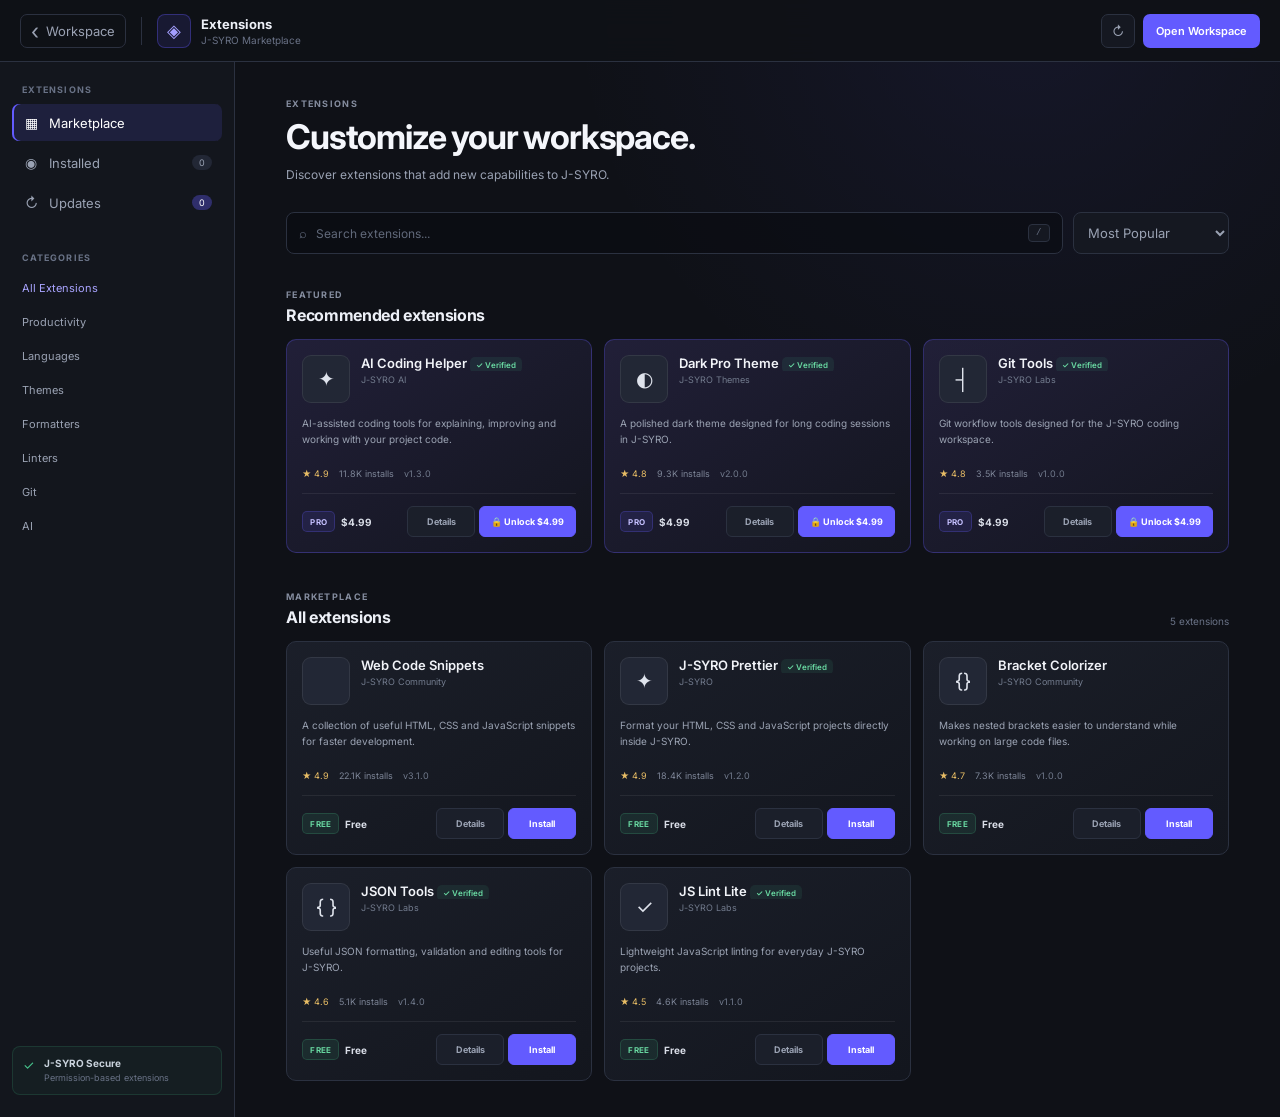
<file: extensions.html>
<!DOCTYPE html>
<html lang="en">

<head>
    <meta charset="UTF-8">

    <meta
        name="viewport"
        content="width=device-width, initial-scale=1.0"
    >

    <meta
        name="description"
        content="J-SYRO Extensions Marketplace"
    >

    <title>Extensions-J-SYRO</title>

    <link
    rel="icon"
    type="image/png"
    href="./js-logo.png"
>

<link
    rel="shortcut icon"
    type="image/png"
    href="./js-logo.png"
>

    <link
        rel="preconnect"
        href="https://fonts.googleapis.com"
    >

    <link
        rel="preconnect"
        href="https://fonts.gstatic.com"
        crossorigin
    >

    <link
        href="https://fonts.googleapis.com/css2?family=Inter:wght@400;500;600;700&display=swap"
        rel="stylesheet"
    >

    <link
        rel="stylesheet"
        href="extensions.css"
    >
</head>

<body>

<div class="extensions-app">

    <!-- =========================================
         TOP BAR
    ========================================== -->

    <header class="extensions-topbar">

        <div class="topbar-left">

            <a
                href="workspace.html"
                class="back-button"
                title="Back to workspace"
            >
                <span>‹</span>
                <span>Workspace</span>
            </a>

            <div class="brand-divider"></div>

            <div class="extensions-brand">

                <div class="extensions-brand-icon">
                    ◈
                </div>

                <div>
                    <strong>Extensions</strong>
                    <span>J-SYRO Marketplace</span>
                </div>

            </div>

        </div>


        <div class="topbar-right">

            <button
                id="refreshMarketplaceBtn"
                class="topbar-button"
                type="button"
                title="Refresh marketplace"
            >
                ↻
            </button>

            <a
                href="workspace.html"
                class="open-workspace-button"
            >
                Open Workspace
            </a>

        </div>

    </header>


    <!-- =========================================
         MAIN LAYOUT
    ========================================== -->

    <main class="extensions-layout">


        <!-- =====================================
             LEFT NAVIGATION
        ====================================== -->

        <aside class="extensions-sidebar">

            <div class="sidebar-section">

                <span class="sidebar-title">
                    EXTENSIONS
                </span>

                <button
                    class="sidebar-item active"
                    data-view="marketplace"
                    type="button"
                >
                    <span class="sidebar-icon">▦</span>
                    <span>Marketplace</span>
                </button>

                <button
                    class="sidebar-item"
                    data-view="installed"
                    type="button"
                >
                    <span class="sidebar-icon">◉</span>
                    <span>Installed</span>

                    <span
                        class="sidebar-count"
                        id="installedCount"
                    >
                        0
                    </span>
                </button>

                <button
                    class="sidebar-item"
                    data-view="updates"
                    type="button"
                >
                    <span class="sidebar-icon">↻</span>
                    <span>Updates</span>

                    <span
                        class="sidebar-count update-count"
                        id="updatesCount"
                    >
                        0
                    </span>
                </button>

            </div>


            <div class="sidebar-section">

                <span class="sidebar-title">
                    CATEGORIES
                </span>

                <button
                    class="category-item active"
                    data-category="all"
                    type="button"
                >
                    All Extensions
                </button>

                <button
                    class="category-item"
                    data-category="productivity"
                    type="button"
                >
                    Productivity
                </button>

                <button
                    class="category-item"
                    data-category="languages"
                    type="button"
                >
                    Languages
                </button>

                <button
                    class="category-item"
                    data-category="themes"
                    type="button"
                >
                    Themes
                </button>

                <button
                    class="category-item"
                    data-category="formatters"
                    type="button"
                >
                    Formatters
                </button>

                <button
                    class="category-item"
                    data-category="linters"
                    type="button"
                >
                    Linters
                </button>

                <button
                    class="category-item"
                    data-category="git"
                    type="button"
                >
                    Git
                </button>

                <button
                    class="category-item"
                    data-category="ai"
                    type="button"
                >
                    AI
                </button>

            </div>


            <div class="sidebar-footer">

                <div class="security-badge">
                    <span>✓</span>

                    <div>
                        <strong>J-SYRO Secure</strong>
                        <small>
                            Permission-based extensions
                        </small>
                    </div>
                </div>

            </div>

        </aside>


        <!-- =====================================
             CONTENT
        ====================================== -->

        <section class="extensions-content">


            <!-- =================================
                 MARKETPLACE VIEW
            ================================== -->

            <div
                id="marketplaceView"
                class="extension-view active"
            >

                <div class="page-heading">

                    <div>

                        <span class="eyebrow">
                            EXTENSIONS
                        </span>

                        <h1>
                            Customize your workspace.
                        </h1>

                        <p>
                            Discover extensions that add new
                            capabilities to J-SYRO.
                        </p>

                    </div>

                </div>


                <!-- SEARCH -->

                <div class="marketplace-toolbar">

                    <label class="extension-search">

                        <span>⌕</span>

                        <input
                            type="search"
                            id="extensionSearch"
                            placeholder="Search extensions..."
                            autocomplete="off"
                        >

                        <kbd>
                            /
                        </kbd>

                    </label>

                    <select
                        id="sortExtensions"
                        class="sort-select"
                    >
                        <option value="popular">
                            Most Popular
                        </option>

                        <option value="rating">
                            Highest Rated
                        </option>

                        <option value="newest">
                            Newest
                        </option>

                        <option value="name">
                            Name
                        </option>

                        <option value="price-low">
                            Price: Low to High
                        </option>

                    </select>

                </div>


                <!-- FEATURED -->

                <section
                    class="featured-section"
                    id="featuredSection"
                >

                    <div class="section-title-row">

                        <div>
                            <span class="section-eyebrow">
                                FEATURED
                            </span>

                            <h2>
                                Recommended extensions
                            </h2>
                        </div>

                    </div>

                    <div
                        class="featured-grid"
                        id="featuredExtensions"
                    ></div>

                </section>


                <!-- MARKETPLACE -->

                <section class="marketplace-section">

                    <div class="section-title-row">

                        <div>
                            <span class="section-eyebrow">
                                MARKETPLACE
                            </span>

                            <h2>
                                All extensions
                            </h2>
                        </div>

                        <span
                            id="resultsCount"
                            class="results-count"
                        >
                            0 extensions
                        </span>

                    </div>

                    <div
                        class="extensions-grid"
                        id="extensionsGrid"
                    ></div>

                    <div
                        class="empty-state"
                        id="marketplaceEmpty"
                        hidden
                    >
                        <div class="empty-icon">
                            ⌕
                        </div>

                        <h3>
                            No extensions found
                        </h3>

                        <p>
                            Try another search or category.
                        </p>

                    </div>

                </section>

            </div>


            <!-- =================================
                 INSTALLED VIEW
            ================================== -->

            <div
                id="installedView"
                class="extension-view"
            >

                <div class="page-heading">

                    <div>

                        <span class="eyebrow">
                            YOUR EXTENSIONS
                        </span>

                        <h1>
                            Installed extensions.
                        </h1>

                        <p>
                            Manage extensions installed in
                            your J-SYRO workspace.
                        </p>

                    </div>

                </div>

                <div
                    class="extensions-grid"
                    id="installedGrid"
                ></div>

                <div
                    class="empty-state"
                    id="installedEmpty"
                    hidden
                >

                    <div class="empty-icon">
                        ◉
                    </div>

                    <h3>
                        No extensions installed
                    </h3>

                    <p>
                        Browse the marketplace to find
                        extensions for your workspace.
                    </p>

                    <button
                        id="browseMarketplaceBtn"
                        type="button"
                        class="primary-button"
                    >
                        Browse Marketplace
                    </button>

                </div>

            </div>


            <!-- =================================
                 UPDATES VIEW
            ================================== -->

            <div
                id="updatesView"
                class="extension-view"
            >

                <div class="page-heading">

                    <div>

                        <span class="eyebrow">
                            UPDATES
                        </span>

                        <h1>
                            Extension updates.
                        </h1>

                        <p>
                            Keep your installed extensions
                            up to date.
                        </p>

                    </div>

                </div>

                <div
                    class="extensions-grid"
                    id="updatesGrid"
                ></div>

                <div
                    class="empty-state"
                    id="updatesEmpty"
                    hidden
                >

                    <div class="empty-icon">
                        ✓
                    </div>

                    <h3>
                        Everything is up to date
                    </h3>

                    <p>
                        Your installed extensions are using
                        their latest available versions.
                    </p>

                </div>

            </div>

        </section>

    </main>


    <!-- =========================================
         EXTENSION DETAILS MODAL
    ========================================== -->

    <div
        class="extension-modal"
        id="extensionDetailsModal"
        aria-hidden="true"
    >

        <div class="modal-backdrop"></div>

        <div
            class="extension-details-card"
            role="dialog"
            aria-modal="true"
            aria-labelledby="extensionDetailsName"
        >

            <button
                class="modal-close"
                id="closeExtensionDetails"
                type="button"
                aria-label="Close"
            >
                ×
            </button>


            <div class="details-header">

                <div
                    class="details-icon"
                    id="extensionDetailsIcon"
                >
                    ◈
                </div>

                <div class="details-title">

                    <div class="details-name-row">

                        <h2 id="extensionDetailsName">
                            Extension
                        </h2>

                        <span
                            class="verified-badge"
                            id="extensionVerifiedBadge"
                            hidden
                        >
                            ✓ Verified
                        </span>

                    </div>

                    <p id="extensionDetailsPublisher">
                        Publisher
                    </p>

                    <div class="details-meta">

                        <span id="extensionDetailsRating">
                            ★ 0.0
                        </span>

                        <span id="extensionDetailsInstalls">
                            0 installs
                        </span>

                        <span id="extensionDetailsVersion">
                            v1.0.0
                        </span>

                    </div>

                </div>

            </div>


            <div class="details-tabs">

                <button
                    class="details-tab active"
                    data-details-tab="overview"
                    type="button"
                >
                    Overview
                </button>

                <button
                    class="details-tab"
                    data-details-tab="readme"
                    type="button"
                >
                    README
                </button>

                <button
                    class="details-tab"
                    data-details-tab="permissions"
                    type="button"
                >
                    Permissions
                </button>

                <button
                    class="details-tab"
                    data-details-tab="changelog"
                    type="button"
                >
                    Changelog
                </button>

            </div>


            <div class="details-body">

                <section
                    class="details-tab-content active"
                    id="detailsOverview"
                >

                    <div
                        class="details-banner"
                        id="extensionDetailsBanner"
                    ></div>

                    <p
                        class="details-description"
                        id="extensionDetailsDescription"
                    ></p>

                    <div class="details-features">

                        <h3>
                            Features
                        </h3>

                        <ul id="extensionDetailsFeatures"></ul>

                    </div>

                </section>


                <section
                    class="details-tab-content"
                    id="detailsReadme"
                >

                    <div
                        class="readme-content"
                        id="extensionReadmeContent"
                    ></div>

                </section>


                <section
                    class="details-tab-content"
                    id="detailsPermissions"
                >

                    <div class="permission-warning">

                        <span>!</span>

                        <div>
                            <strong>
                                Extension permissions
                            </strong>

                            <p>
                                Extensions can only access
                                J-SYRO capabilities explicitly
                                granted by their permissions.
                            </p>
                        </div>

                    </div>

                    <div
                        class="permissions-list"
                        id="extensionPermissionsList"
                    ></div>

                </section>


                <section
                    class="details-tab-content"
                    id="detailsChangelog"
                >

                    <div
                        class="changelog-content"
                        id="extensionChangelogContent"
                    ></div>

                </section>

            </div>


            <div class="details-footer">

                <div class="extension-price-area">

                    <span
                        id="extensionPriceBadge"
                        class="price-badge free"
                    >
                        FREE
                    </span>

                    <strong
                        id="extensionPrice"
                    >
                        Free
                    </strong>

                </div>


                <div class="details-actions">

                    <button
                        id="extensionSecondaryAction"
                        type="button"
                        class="secondary-button"
                    >
                        Close
                    </button>

                    <button
                        id="extensionPrimaryAction"
                        type="button"
                        class="primary-button"
                    >
                        Install
                    </button>

                </div>

            </div>

        </div>

    </div>


    <!-- =========================================
         TOAST
    ========================================== -->

    <div
        class="extension-toast"
        id="extensionToast"
        role="status"
        aria-live="polite"
    >
        <span id="extensionToastIcon">✓</span>
        <span id="extensionToastMessage">
            Done
        </span>
    </div>


    <!-- =========================================
         SCRIPTS
    ========================================== -->

    <script src="extension-system/extension-security.js"></script>

    <script src="extension-system/extension-api.js"></script>

    <script src="extension-system/extension-store.js"></script>

    <script src="extension-system/extension-manager.js"></script>

    <script src="extensions.js"></script>

</body>

</html>
</file>
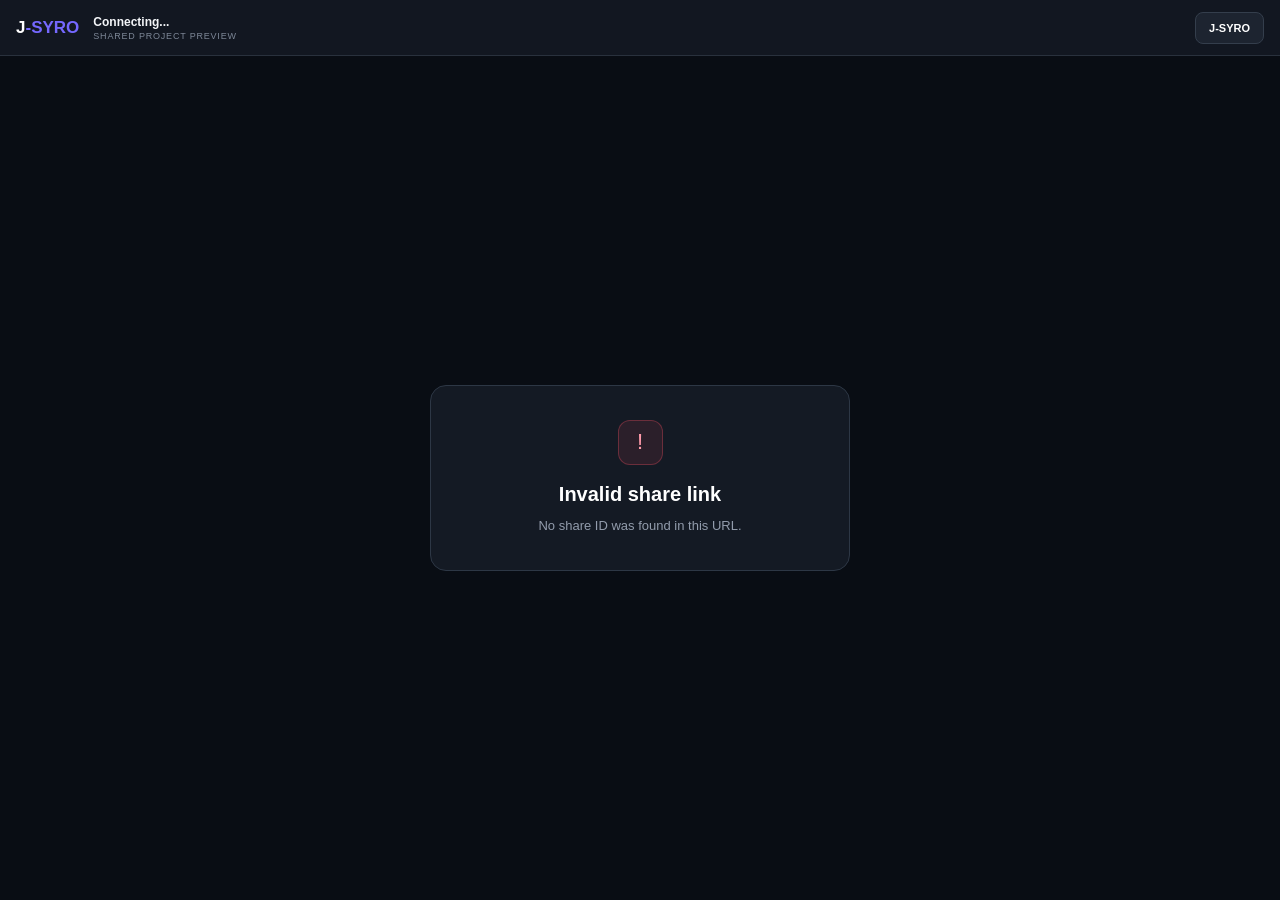
<file: share.html>
<!DOCTYPE html>
<html lang="en">
<head>
    <meta charset="UTF-8">

    <meta
        name="viewport"
        content="width=device-width, initial-scale=1.0"
    >

    <title>Shared Project | J-SYRO</title>

    <style>
        * {
            box-sizing: border-box;
        }

        html,
        body {
            width: 100%;
            height: 100%;
            margin: 0;
        }

        body {
            overflow: hidden;
            background: #090d14;
            color: #ffffff;
            font-family: Arial, sans-serif;
        }

        .topbar {
            height: 56px;

            display: flex;
            align-items: center;
            justify-content: space-between;

            padding: 0 16px;

            background: #121721;
            border-bottom: 1px solid #29313d;
        }

        .brand-area {
            display: flex;
            align-items: center;
            gap: 14px;
            min-width: 0;
        }

        .logo {
            font-weight: 900;
            font-size: 17px;
        }

        .logo span {
            color: #7568ff;
        }

        .project-details {
            min-width: 0;
        }

        #projectName {
            color: #f3f5f8;
            font-size: 12px;
            font-weight: 700;

            max-width: 420px;
            overflow: hidden;
            text-overflow: ellipsis;
            white-space: nowrap;
        }

        .label {
            margin-top: 2px;
            color: #7d8797;
            font-size: 9px;
            letter-spacing: 0.8px;
        }

        .home-button {
            padding: 9px 13px;

            color: #ffffff;
            background: #1d2430;

            border: 1px solid #343e4c;
            border-radius: 8px;

            font-size: 11px;
            font-weight: 700;
            text-decoration: none;
        }

        .viewer {
            position: relative;

            width: 100%;
            height: calc(100vh - 56px);

            background: #ffffff;
        }

        #projectFrame {
            width: 100%;
            height: 100%;

            display: block;

            border: 0;
            background: #ffffff;
        }

        #statusScreen {
            position: absolute;
            inset: 0;
            z-index: 10;

            display: flex;
            align-items: center;
            justify-content: center;

            padding: 20px;

            background: #090d14;
        }

        .status-card {
            width: min(420px, 100%);

            padding: 34px;

            text-align: center;

            background: #141a24;

            border: 1px solid #2d3745;
            border-radius: 16px;
        }

        .spinner {
            width: 40px;
            height: 40px;

            margin: 0 auto 20px;

            border: 3px solid #303947;
            border-top-color: #7568ff;

            border-radius: 50%;

            animation: spin 0.8s linear infinite;
        }

        @keyframes spin {
            to {
                transform: rotate(360deg);
            }
        }

        .status-card h1 {
            margin: 0 0 10px;
            font-size: 20px;
        }

        .status-card p {
            margin: 0;

            color: #929cac;

            font-size: 13px;
            line-height: 1.6;
        }

        .error-icon {
            width: 45px;
            height: 45px;

            display: grid;
            place-items: center;

            margin: 0 auto 18px;

            color: #ff9aaa;
            background: rgba(255, 80, 100, 0.1);

            border: 1px solid rgba(255, 80, 100, 0.3);
            border-radius: 12px;

            font-size: 22px;
        }

        @media (max-width: 600px) {
            .project-details {
                display: none;
            }

            .topbar {
                padding: 0 10px;
            }
        }
    </style>
</head>

<body>

<header class="topbar">

    <div class="brand-area">

        <div class="logo">
            J<span>-SYRO</span>
        </div>

        <div class="project-details">

            <div id="projectName">
                Loading project...
            </div>

            <div class="label">
                SHARED PROJECT PREVIEW
            </div>

        </div>

    </div>

    <a
        class="home-button"
        href="index.html"
    >
        J-SYRO
    </a>

</header>


<main class="viewer">

    <iframe
        id="projectFrame"
        title="Shared Project"
        sandbox="
            allow-scripts
            allow-forms
            allow-modals
            allow-popups
            allow-downloads
        "
    ></iframe>


    <div id="statusScreen">

        <div class="status-card">

            <div class="spinner"></div>

            <h1>
                Loading project
            </h1>

            <p>
                J-SYRO is preparing the shared website.
            </p>

        </div>

    </div>

</main>

<script src="share.js" defer></script>


</body>
</html>
</file>
<file: extensions.css>
:root {
    --bg: #0f1117;
    --surface: #151821;
    --surface-2: #1b1f2a;
    --surface-3: #222735;

    --border: #2b3140;
    --border-soft: rgba(255,255,255,.07);

    --text: #edf0f7;
    --muted: #9aa2b3;
    --dim: #697286;

    --accent: #635bff;
    --accent-hover: #756eff;

    --green: #48c78e;
    --yellow: #e8bd65;
    --red: #ef7373;

    --sidebar-width: 235px;
    --topbar-height: 62px;
}

* {
    box-sizing: border-box;
    margin: 0;
    padding: 0;
}

html,
body {
    width: 100%;
    min-height: 100%;
}

body {
    min-height: 100vh;

    background:
        radial-gradient(
            circle at 80% 0%,
            rgba(99,91,255,.08),
            transparent 30%
        ),
        var(--bg);

    color: var(--text);

    font-family:
        "Inter",
        Arial,
        sans-serif;

    font-size: 13px;
}

button,
input,
select {
    font: inherit;
}

button,
a {
    -webkit-tap-highlight-color: transparent;
}

button {
    color: inherit;
}

a {
    color: inherit;
    text-decoration: none;
}


/* =========================================
   APP
========================================= */

.extensions-app {
    min-height: 100vh;

    display: grid;

    grid-template-rows:
        var(--topbar-height)
        minmax(0, 1fr);
}


/* =========================================
   TOPBAR
========================================= */

.extensions-topbar {
    position: sticky;
    top: 0;
    z-index: 20;

    display: flex;
    align-items: center;
    justify-content: space-between;

    padding: 0 20px;

    background:
        rgba(15,17,23,.94);

    border-bottom:
        1px solid var(--border);

    backdrop-filter:
        blur(14px);
}

.topbar-left,
.topbar-right {
    display: flex;
    align-items: center;
}

.topbar-left {
    gap: 15px;
    min-width: 0;
}

.topbar-right {
    gap: 8px;
}

.back-button {
    display: inline-flex;
    align-items: center;
    gap: 7px;

    height: 34px;

    padding:
        0 10px;

    border:
        1px solid var(--border);

    border-radius: 7px;

    color: var(--muted);

    transition:
        .15s ease;
}

.back-button:hover {
    color: var(--text);
    background: var(--surface-2);
}

.back-button span:first-child {
    font-size: 22px;
    line-height: 1;
}

.brand-divider {
    width: 1px;
    height: 28px;
    background: var(--border);
}

.extensions-brand {
    display: flex;
    align-items: center;
    gap: 10px;
    min-width: 0;
}

.extensions-brand-icon {
    width: 34px;
    height: 34px;

    display: grid;
    place-items: center;

    border:
        1px solid
        rgba(99,91,255,.35);

    border-radius: 8px;

    color: #a49fff;

    background:
        rgba(99,91,255,.12);

    font-size: 18px;
}

.extensions-brand strong {
    display: block;
    color: var(--text);
    font-size: 13px;
}

.extensions-brand span {
    display: block;
    margin-top: 2px;
    color: var(--dim);
    font-size: 10px;
}

.topbar-button {
    width: 34px;
    height: 34px;

    border:
        1px solid var(--border);

    border-radius: 7px;

    background: var(--surface);

    color: var(--muted);

    cursor: pointer;
}

.topbar-button:hover {
    color: var(--text);
    background: var(--surface-2);
}

.open-workspace-button {
    height: 34px;

    display: inline-flex;
    align-items: center;

    padding:
        0 13px;

    border-radius: 7px;

    background:
        var(--accent);

    color: #fff;

    font-size: 11px;
    font-weight: 600;

    transition:
        .15s ease;
}

.open-workspace-button:hover {
    background:
        var(--accent-hover);
}


/* =========================================
   MAIN LAYOUT
========================================= */

.extensions-layout {
    min-height: 0;

    display: grid;

    grid-template-columns:
        var(--sidebar-width)
        minmax(0, 1fr);
}


/* =========================================
   SIDEBAR
========================================= */

.extensions-sidebar {
    min-height: 0;

    display: flex;
    flex-direction: column;

    padding:
        22px 12px;

    background:
        rgba(21,24,33,.72);

    border-right:
        1px solid var(--border);

    overflow-y: auto;
}

.sidebar-section {
    margin-bottom: 28px;
}

.sidebar-title {
    display: block;

    margin:
        0 10px 9px;

    color: var(--dim);

    font-size: 9px;
    font-weight: 700;

    letter-spacing:
        .12em;
}

.sidebar-item,
.category-item {
    width: 100%;

    display: flex;
    align-items: center;

    border: 0;
    border-radius: 7px;

    background: transparent;

    color: var(--muted);

    cursor: pointer;

    text-align: left;

    transition:
        .12s ease;
}

.sidebar-item {
    gap: 9px;

    height: 37px;

    padding:
        0 10px;

    margin-bottom: 3px;
}

.sidebar-item:hover,
.category-item:hover {
    color: var(--text);
    background: var(--surface-2);
}

.sidebar-item.active {
    color: #fff;

    background:
        rgba(99,91,255,.14);

    box-shadow:
        inset 2px 0 0 var(--accent);
}

.sidebar-icon {
    width: 18px;

    color: inherit;

    text-align: center;

    font-size: 14px;
}

.sidebar-count {
    min-width: 20px;

    margin-left: auto;

    padding:
        2px 6px;

    border-radius: 10px;

    background:
        var(--surface-3);

    color: var(--muted);

    font-size: 9px;

    text-align: center;
}

.update-count:not(:empty) {
    color: #fff;
    background: rgba(99,91,255,.35);
}

.category-item {
    height: 32px;

    padding:
        0 10px;

    margin-bottom: 2px;

    font-size: 11px;
}

.category-item.active {
    color: #a9a4ff;
}

.sidebar-footer {
    margin-top: auto;

    padding-top: 18px;
}

.security-badge {
    display: flex;
    align-items: flex-start;
    gap: 9px;

    padding:
        10px;

    border:
        1px solid
        rgba(72,199,142,.15);

    border-radius: 8px;

    background:
        rgba(72,199,142,.05);
}

.security-badge > span {
    color: var(--green);
}

.security-badge strong {
    display: block;

    color: #c9d2dc;

    font-size: 10px;
}

.security-badge small {
    display: block;

    margin-top: 3px;

    color: var(--dim);

    font-size: 9px;

    line-height: 1.4;
}


/* =========================================
   CONTENT
========================================= */

.extensions-content {
    min-width: 0;
    min-height: 0;

    padding:
        36px clamp(20px, 4vw, 60px);

    overflow-y: auto;
}

.extension-view {
    display: none;

    width: min(
        1250px,
        100%
    );

    margin:
        0 auto;
}

.extension-view.active {
    display: block;
}

.page-heading {
    margin-bottom: 28px;
}

.eyebrow,
.section-eyebrow {
    display: block;

    color: #858d9f;

    font-size: 9px;
    font-weight: 700;

    letter-spacing:
        .14em;
}

.page-heading h1 {
    margin-top: 7px;

    color: #f4f6fb;

    font-size: clamp(
        24px,
        3vw,
        34px
    );

    letter-spacing:
        -.035em;
}

.page-heading p {
    margin-top: 8px;

    max-width: 650px;

    color: var(--muted);

    font-size: 12px;

    line-height: 1.6;
}


/* =========================================
   TOOLBAR
========================================= */

.marketplace-toolbar {
    display: flex;
    align-items: center;
    gap: 10px;

    margin-bottom: 35px;
}

.extension-search {
    flex: 1;

    height: 42px;

    display: flex;
    align-items: center;
    gap: 9px;

    padding:
        0 12px;

    border:
        1px solid var(--border);

    border-radius: 8px;

    background:
        rgba(10,12,17,.65);

    color: var(--dim);
}

.extension-search:focus-within {
    border-color:
        rgba(99,91,255,.65);

    box-shadow:
        0 0 0 3px
        rgba(99,91,255,.08);
}

.extension-search input {
    width: 100%;

    border: 0;
    outline: 0;

    background: transparent;

    color: var(--text);

    font-size: 12px;
}

.extension-search input::placeholder {
    color: #61697a;
}

.extension-search kbd {
    min-width: 22px;

    padding:
        3px 5px;

    border:
        1px solid var(--border);

    border-radius: 4px;

    color: #687083;

    background:
        var(--surface);

    font-size: 9px;

    text-align: center;
}

.sort-select {
    height: 42px;

    min-width: 155px;

    padding:
        0 10px;

    border:
        1px solid var(--border);

    border-radius: 8px;

    outline: 0;

    background:
        var(--surface);

    color: var(--muted);

    cursor: pointer;
}


/* =========================================
   SECTION HEADINGS
========================================= */

.section-title-row {
    display: flex;
    align-items: flex-end;
    justify-content: space-between;

    margin-bottom: 14px;
}

.section-title-row h2 {
    margin-top: 5px;

    font-size: 16px;
    letter-spacing: -.02em;
}

.results-count {
    color: var(--dim);
    font-size: 10px;
}


/* =========================================
   FEATURED
========================================= */

.featured-section {
    margin-bottom: 38px;
}

.featured-grid {
    display: grid;

    grid-template-columns:
        repeat(
            auto-fit,
            minmax(260px, 1fr)
        );

    gap: 12px;
}


/* =========================================
   EXTENSION GRID
========================================= */

.extensions-grid {
    display: grid;

    grid-template-columns:
        repeat(
            auto-fill,
            minmax(280px, 1fr)
        );

    gap: 12px;
}


/* =========================================
   MARKETPLACE ORDER
   Paid / PRO extensions first
========================================= */

.extensions-grid > .extension-card-paid {
    order: -1;
}

.extensions-grid > .extension-card-free {
    order: 0;
}


/* =========================================
   EXTENSION CARD
========================================= */

.extension-card {
    position: relative;

    min-width: 0;

    display: flex;
    flex-direction: column;

    padding: 15px;

    border:
        1px solid var(--border);

    border-radius: 10px;

    background:
        linear-gradient(
            145deg,
            rgba(27,31,42,.96),
            rgba(19,22,30,.96)
        );

    transition:
        transform .15s ease,
        border-color .15s ease,
        box-shadow .15s ease;
}

.extension-card:hover {
    transform:
        translateY(-2px);

    border-color:
        #3b4252;

    box-shadow:
        0 15px 35px
        rgba(0,0,0,.18);
}

.extension-card.featured {
    border-color:
        rgba(99,91,255,.3);

    background:
        linear-gradient(
            145deg,
            rgba(35,33,58,.95),
            rgba(20,22,31,.96)
        );
}

.extension-card-header {
    display: flex;
    gap: 11px;
}

.extension-icon {
    width: 48px;
    height: 48px;

    flex: 0 0 48px;

    display: grid;
    place-items: center;

    border:
        1px solid
        rgba(255,255,255,.08);

    border-radius: 9px;

    background:
        #222735;

    color: #dfe3ec;

    font-size: 20px;

    overflow: hidden;
}

.extension-icon img {
    width: 100%;
    height: 100%;
    object-fit: cover;
}

.extension-title-area {
    min-width: 0;
    flex: 1;
}

.extension-name {
    overflow: hidden;

    color: #f1f3f8;

    font-size: 13px;
    font-weight: 600;

    text-overflow: ellipsis;
    white-space: nowrap;
}

.extension-publisher {
    margin-top: 3px;

    color: #727b8d;

    font-size: 9px;
}

.extension-description {
    min-height: 39px;

    margin-top: 13px;

    color: #9ba3b3;

    font-size: 10px;

    line-height: 1.55;

    display: -webkit-box;

    -webkit-line-clamp: 2;
    -webkit-box-orient: vertical;

    overflow: hidden;
}

.extension-stats {
    display: flex;
    align-items: center;
    gap: 10px;

    margin-top: 13px;

    color: #7d8597;

    font-size: 9px;
}

.extension-rating {
    color: #e8bd65;
}

.extension-card-footer {
    display: flex;
    align-items: center;
    justify-content: space-between;

    gap: 8px;

    margin-top: 14px;
    padding-top: 12px;

    border-top:
        1px solid
        var(--border-soft);
}

.extension-price {
    display: flex;
    align-items: center;
    gap: 6px;

    min-width: 0;
}

.price-badge {
    display: inline-flex;
    align-items: center;

    height: 21px;

    padding:
        0 7px;

    border-radius: 5px;

    font-size: 8px;
    font-weight: 700;

    letter-spacing:
        .04em;
}

.price-badge.free {
    color: #69d9a2;

    background:
        rgba(72,199,142,.1);

    border:
        1px solid
        rgba(72,199,142,.18);
}

.price-badge.paid {
    color: #c5c0ff;

    background:
        rgba(99,91,255,.12);

    border:
        1px solid
        rgba(99,91,255,.25);
}

.extension-price strong {
    color: #d9dde7;

    font-size: 10px;
}

.extension-card-actions {
    display: flex;
    gap: 5px;
}


/* =========================================
   BUTTONS
========================================= */

.primary-button,
.secondary-button,
.unlock-button,
.install-button,
.manage-button,
.update-button {
    height: 31px;

    display: inline-flex;
    align-items: center;
    justify-content: center;

    padding:
        0 11px;

    border-radius: 6px;

    font-size: 9px;
    font-weight: 600;

    cursor: pointer;

    transition:
        .12s ease;
}

.primary-button,
.install-button,
.update-button {
    border:
        1px solid
        var(--accent);

    background:
        var(--accent);

    color: #fff;
}

.primary-button:hover,
.install-button:hover,
.update-button:hover {
    background:
        var(--accent-hover);

    border-color:
        var(--accent-hover);
}

.secondary-button,
.manage-button {
    border:
        1px solid var(--border);

    background:
        var(--surface-2);

    color: var(--muted);
}

.secondary-button:hover,
.manage-button:hover {
    color: var(--text);
    background: var(--surface-3);
}

.unlock-button {
    border:
        1px solid
        rgba(99,91,255,.4);

    background:
        rgba(99,91,255,.13);

    color: #b8b3ff;
}

.unlock-button:hover {
    background:
        rgba(99,91,255,.22);
}


/* =========================================
   INSTALLED STATES
========================================= */

.extension-installed-badge {
    position: absolute;

    top: 12px;
    right: 12px;

    padding:
        3px 6px;

    border-radius: 4px;

    color: #6bd9a5;

    background:
        rgba(72,199,142,.1);

    font-size: 8px;
    font-weight: 700;
}

.extension-disabled-badge {
    color: #e0a6a6;

    background:
        rgba(239,115,115,.1);
}

.version-badge {
    color: #70798b;
    font-size: 9px;
}


/* =========================================
   EMPTY STATE
========================================= */

.empty-state {
    padding:
        70px 20px;

    border:
        1px dashed
        #303747;

    border-radius: 10px;

    text-align: center;
}

.empty-icon {
    width: 45px;
    height: 45px;

    display: grid;
    place-items: center;

    margin:
        0 auto 13px;

    border-radius: 10px;

    background:
        var(--surface-2);

    color: #7c8496;

    font-size: 20px;
}

.empty-state h3 {
    font-size: 14px;
}

.empty-state p {
    margin:
        7px auto 17px;

    max-width: 420px;

    color: var(--muted);

    font-size: 10px;

    line-height: 1.5;
}


/* =========================================
   MODAL
========================================= */

.extension-modal {
    position: fixed;

    inset: 0;

    z-index: 100;

    display: none;

    align-items: center;
    justify-content: center;

    padding: 20px;
}

.extension-modal.open {
    display: flex;
}

.modal-backdrop {
    position: absolute;

    inset: 0;

    background:
        rgba(3,5,9,.78);

    backdrop-filter:
        blur(7px);
}

.extension-details-card {
    position: relative;
    z-index: 1;

    width:
        min(
            760px,
            100%
        );

    max-height:
        min(
            760px,
            calc(100vh - 40px)
        );

    display: flex;
    flex-direction: column;

    overflow: hidden;

    border:
        1px solid #33394a;

    border-radius: 14px;

    background:
        #151821;

    box-shadow:
        0 30px 100px
        rgba(0,0,0,.55);
}

.modal-close {
    position: absolute;

    top: 14px;
    right: 14px;

    z-index: 3;

    width: 30px;
    height: 30px;

    border: 0;
    border-radius: 6px;

    background:
        rgba(255,255,255,.05);

    color: #8c95a7;

    cursor: pointer;

    font-size: 20px;
}

.modal-close:hover {
    color: #fff;
    background: rgba(255,255,255,.1);
}

.details-header {
    display: flex;
    gap: 15px;

    padding:
        25px 55px 20px 25px;

    border-bottom:
        1px solid var(--border);
}

.details-icon {
    width: 64px;
    height: 64px;

    flex: 0 0 64px;

    display: grid;
    place-items: center;

    border:
        1px solid #343a4a;

    border-radius: 11px;

    background:
        #222735;

    font-size: 26px;
}

.details-title {
    min-width: 0;
}

.details-name-row {
    display: flex;
    align-items: center;
    gap: 8px;
}

.details-title h2 {
    font-size: 20px;
    letter-spacing: -.025em;
}

.details-title > p {
    margin-top: 4px;

    color: var(--muted);

    font-size: 10px;
}

.details-meta {
    display: flex;
    flex-wrap: wrap;
    gap: 12px;

    margin-top: 9px;

    color: #777f90;

    font-size: 9px;
}

.details-meta span:first-child {
    color: #e8bd65;
}

.verified-badge {
    padding:
        3px 6px;

    border-radius: 5px;

    color: #69d9a2;

    background:
        rgba(72,199,142,.09);

    font-size: 8px;
    font-weight: 600;
}

.details-tabs {
    display: flex;

    padding:
        0 20px;

    border-bottom:
        1px solid var(--border);

    overflow-x: auto;
}

.details-tab {
    position: relative;

    height: 42px;

    padding:
        0 10px;

    border: 0;

    background: transparent;

    color: #7c8496;

    cursor: pointer;

    font-size: 10px;
}

.details-tab:hover {
    color: #dce1ea;
}

.details-tab.active {
    color: #fff;
}

.details-tab.active::after {
    content: "";

    position: absolute;

    left: 8px;
    right: 8px;
    bottom: 0;

    height: 2px;

    background:
        var(--accent);
}

.details-body {
    min-height: 0;

    flex: 1;

    overflow-y: auto;

    padding:
        23px 25px;
}

.details-tab-content {
    display: none;
}

.details-tab-content.active {
    display: block;
}

.details-banner {
    min-height: 90px;

    margin-bottom: 18px;

    border:
        1px solid var(--border);

    border-radius: 9px;

    background:
        linear-gradient(
            135deg,
            rgba(99,91,255,.14),
            rgba(99,91,255,.02)
        );
}

.details-description {
    color: #b2b8c5;

    font-size: 11px;

    line-height: 1.7;
}

.details-features {
    margin-top: 25px;
}

.details-features h3 {
    margin-bottom: 10px;

    font-size: 12px;
}

.details-features ul {
    padding-left: 17px;

    color: #9aa2b3;

    font-size: 10px;

    line-height: 1.8;
}

.permission-warning {
    display: flex;
    gap: 10px;

    padding:
        12px;

    border:
        1px solid
        rgba(232,189,101,.16);

    border-radius: 8px;

    background:
        rgba(232,189,101,.05);

    color: #dcbf7e;
}

.permission-warning > span {
    font-weight: 700;
}

.permission-warning strong {
    display: block;

    color: #e4d09b;

    font-size: 10px;
}

.permission-warning p {
    margin-top: 4px;

    color: #8e8a79;

    font-size: 9px;

    line-height: 1.5;
}

.permissions-list {
    display: grid;

    grid-template-columns:
        repeat(
            auto-fit,
            minmax(220px, 1fr)
        );

    gap: 7px;

    margin-top: 15px;
}

.permission-item {
    padding:
        10px;

    border:
        1px solid var(--border);

    border-radius: 7px;

    background:
        var(--surface-2);
}

.permission-item strong {
    display: block;

    color: #cfd4df;

    font-size: 10px;
}

.permission-item span {
    display: block;

    margin-top: 4px;

    color: #737c8e;

    font-size: 9px;

    line-height: 1.4;
}

.readme-content,
.changelog-content {
    color: #aab2c1;

    font-size: 11px;

    line-height: 1.7;
}

.readme-content h3,
.changelog-content h3 {
    margin:
        0 0 8px;

    color: #e2e6ee;

    font-size: 13px;
}

.readme-content p,
.changelog-content p {
    margin-bottom: 15px;
}

.changelog-entry {
    padding:
        12px 0;

    border-bottom:
        1px solid var(--border-soft);
}

.changelog-entry strong {
    color: #d9deea;
}

.details-footer {
    display: flex;
    align-items: center;
    justify-content: space-between;

    gap: 15px;

    padding:
        15px 20px;

    border-top:
        1px solid var(--border);

    background:
        #13161e;
}

.extension-price-area {
    display: flex;
    align-items: center;
    gap: 8px;
}

.extension-price-area strong {
    color: #e0e4ed;

    font-size: 12px;
}

.details-actions {
    display: flex;
    gap: 7px;
}


/* =========================================
   TOAST
========================================= */

.extension-toast {
    position: fixed;

    z-index: 150;

    top: 82px;
    left: 50%;
    right: auto;
    bottom: auto;

    display: flex;
    align-items: center;
    gap: 8px;

    padding:
        11px 14px;

    border:
        1px solid #363d4e;

    border-radius: 8px;

    background:
        #171b25;

    color: #dce1ea;

    box-shadow:
        0 15px 40px
        rgba(0,0,0,.4);

    font-size: 10px;

    opacity: 0;

    transform:
        translate(-50%, -8px);

    pointer-events: none;

    transition:
        .2s ease;
}

.extension-toast.show {
    opacity: 1;

    transform:
        translate(-50%, 0);
}

.extension-toast span:first-child {
    color: var(--green);
    font-weight: 700;
}


/* =========================================
   RESPONSIVE
========================================= */

@media (max-width: 900px) {

    .extensions-layout {
        grid-template-columns: 190px minmax(0,1fr);
    }

    .extensions-content {
        padding:
            28px 22px;
    }

    .extensions-grid {
        grid-template-columns:
            repeat(
                auto-fill,
                minmax(245px,1fr)
            );
    }

}

@media (max-width: 700px) {

    .extensions-layout {
        display: block;
    }

    .extensions-sidebar {
        display: none;
    }

    .extensions-topbar {
        padding:
            0 12px;
    }

    .brand-divider,
    .back-button span:last-child {
        display: none;
    }

    .extensions-content {
        padding:
            25px 15px;
    }

    .marketplace-toolbar {
        flex-direction: column;
        align-items: stretch;
    }

    .sort-select {
        width: 100%;
    }

    .details-header {
        padding:
            20px 50px 18px 18px;
    }

    .details-body {
        padding:
            18px;
    }

    .details-footer {
        align-items: stretch;
        flex-direction: column;
    }

    .details-actions {
        width: 100%;
    }

    .details-actions button {
        flex: 1;
    }

}

@media (max-width: 440px) {

    :root {
        --topbar-height: 54px;
    }

    .extensions-brand span {
        display: none;
    }

    .extensions-brand strong {
        font-size: 12px;
    }

    .open-workspace-button {
        padding:
            0 9px;

        font-size: 9px;
    }

    .page-heading h1 {
        font-size: 24px;
    }

    .extensions-grid,
    .featured-grid {
        grid-template-columns: 1fr;
    }

    .extension-details-card {
        max-height:
            calc(100vh - 20px);
    }

    .extension-card {
        padding: 13px;
    }

}

/* =========================================================
   J-SYRO MARKETPLACE - FINAL CARD DESIGN
   Clean replacement for previous experimental overrides.
   ========================================================= */

/* Paid cards get the J-SYRO purple premium treatment. */
.extensions-grid > .extension-card-paid {
    border-color: rgba(99, 91, 255, .55);
    background:
        linear-gradient(145deg,
            rgba(35, 32, 58, .98),
            rgba(19, 22, 31, .98));
    box-shadow:
        0 0 0 1px rgba(99, 91, 255, .07),
        0 12px 30px rgba(70, 60, 180, .10);
}

.extensions-grid > .extension-card-paid:hover {
    border-color: rgba(130, 120, 255, .82);
    box-shadow:
        0 0 0 1px rgba(99, 91, 255, .12),
        0 16px 36px rgba(70, 60, 180, .18);
}

.extensions-grid > .extension-card-paid .extension-icon {
    background: linear-gradient(145deg, #30294b, #232238);
    border-color: rgba(125, 112, 255, .35);
    color: #c9c3ff;
}

/* Small premium label in the top-right corner. */
.extensions-grid > .extension-card-paid::before {
    content: "PRO";
    position: absolute;
    top: 12px;
    right: 12px;
    z-index: 2;

    height: 20px;
    padding: 0 7px;

    display: inline-flex;
    align-items: center;
    justify-content: center;

    border-radius: 5px;
    border: 1px solid rgba(151, 140, 255, .42);

    background: rgba(99, 91, 255, .16);
    color: #c8c2ff;

    font-size: 8px;
    font-weight: 800;
    letter-spacing: .06em;
}

/* Free cards remain clean and neutral. */
.extensions-grid > .extension-card-free {
    border-color: rgba(255, 255, 255, .08);
}

.extensions-grid > .extension-card-free:hover {
    border-color: rgba(99, 91, 255, .28);
}

/* Existing price badges. */
.extensions-grid .price-badge.paid {
    color: #c8c2ff;
    background: rgba(99, 91, 255, .14);
    border-color: rgba(99, 91, 255, .30);
}

.extensions-grid .price-badge.free {
    color: #69d9a2;
    background: rgba(72, 199, 142, .10);
    border-color: rgba(72, 199, 142, .20);
}

/* IMPORTANT: extensions.js actually creates .extension-button.
   These rules replace the browser's white default buttons. */
.extension-card .extension-button {
    height: 31px;
    min-width: 68px;

    display: inline-flex;
    align-items: center;
    justify-content: center;

    padding: 0 11px;
    border-radius: 6px;

    font-family: inherit;
    font-size: 9px;
    font-weight: 700;
    line-height: 1;

    cursor: pointer;
    transition: .12s ease;
}

/* Main action: Install / Unlock. */
.extension-card .extension-button.primary {
    border: 1px solid var(--accent);
    background: var(--accent);
    color: #fff;
}

.extension-card .extension-button.primary:hover {
    border-color: var(--accent-hover);
    background: var(--accent-hover);
    transform: translateY(-1px);
}

/* Secondary action: Details / Manage. */
.extension-card .extension-button.secondary {
    border: 1px solid var(--border);
    background: var(--surface-2);
    color: var(--muted);
}

.extension-card .extension-button.secondary:hover {
    background: var(--surface-3);
    color: var(--text);
}

/* Danger action: Disable / Uninstall. */
.extension-card .extension-button.danger {
    border: 1px solid rgba(239, 115, 115, .24);
    background: rgba(239, 115, 115, .08);
    color: #ef8585;
}

.extension-card .extension-button.danger:hover {
    background: rgba(239, 115, 115, .14);
    border-color: rgba(239, 115, 115, .38);
}

.extension-card .extension-button:focus-visible {
    outline: 2px solid rgba(139, 124, 255, .72);
    outline-offset: 2px;
}

/* Slightly stronger PRO price. */
.extensions-grid .extension-card-paid .extension-price strong {
    color: #e0dcff;
}

/* Keep mobile cards clean. */
@media (max-width: 560px) {
    .extension-grid .extension-button,
    .extension-card .extension-button {
        min-width: 60px;
        padding: 0 9px;
    }
}

/* =========================================
   FINAL MARKETPLACE LAYOUT
   Paid extensions live in their own row;
   free extensions live in the marketplace grid.
========================================= */
.section-hint { color: var(--dim); font-size: 10px; }
.pro-extensions-section { margin-bottom: 34px; }
.pro-extensions-section .featured-grid { grid-template-columns: repeat(3, minmax(0, 1fr)); }
.pro-extensions-section .extension-card {
    border-color: rgba(99, 91, 255, .34);
    background: linear-gradient(145deg, rgba(35, 32, 58, .96), rgba(19, 22, 31, .98));
}
.pro-extensions-section .extension-card:hover { border-color: rgba(122, 112, 255, .58); }
.pro-extensions-section .extension-card::before {
    content: "PRO";
    position: absolute; top: 12px; right: 12px; height: 20px; padding: 0 7px;
    display: inline-flex; align-items: center; justify-content: center;
    border-radius: 5px; border: 1px solid rgba(151, 140, 255, .34);
    background: rgba(99, 91, 255, .12); color: #c8c2ff;
    font-size: 8px; font-weight: 800; letter-spacing: .06em;
}
.pro-extensions-section .extension-button.primary { min-width: 108px; }
.free-extensions-section .extensions-grid { grid-template-columns: repeat(3, minmax(0, 1fr)); }
.extensions-grid > .extension-card-paid, .extensions-grid > .extension-card-free { order: initial; }
@media (max-width: 980px) {
    .pro-extensions-section .featured-grid, .free-extensions-section .extensions-grid { grid-template-columns: repeat(2, minmax(0, 1fr)); }
}
@media (max-width: 700px) {
    .section-hint { display: none; }
    .pro-extensions-section .featured-grid, .free-extensions-section .extensions-grid { grid-template-columns: 1fr; }
}
</file>
